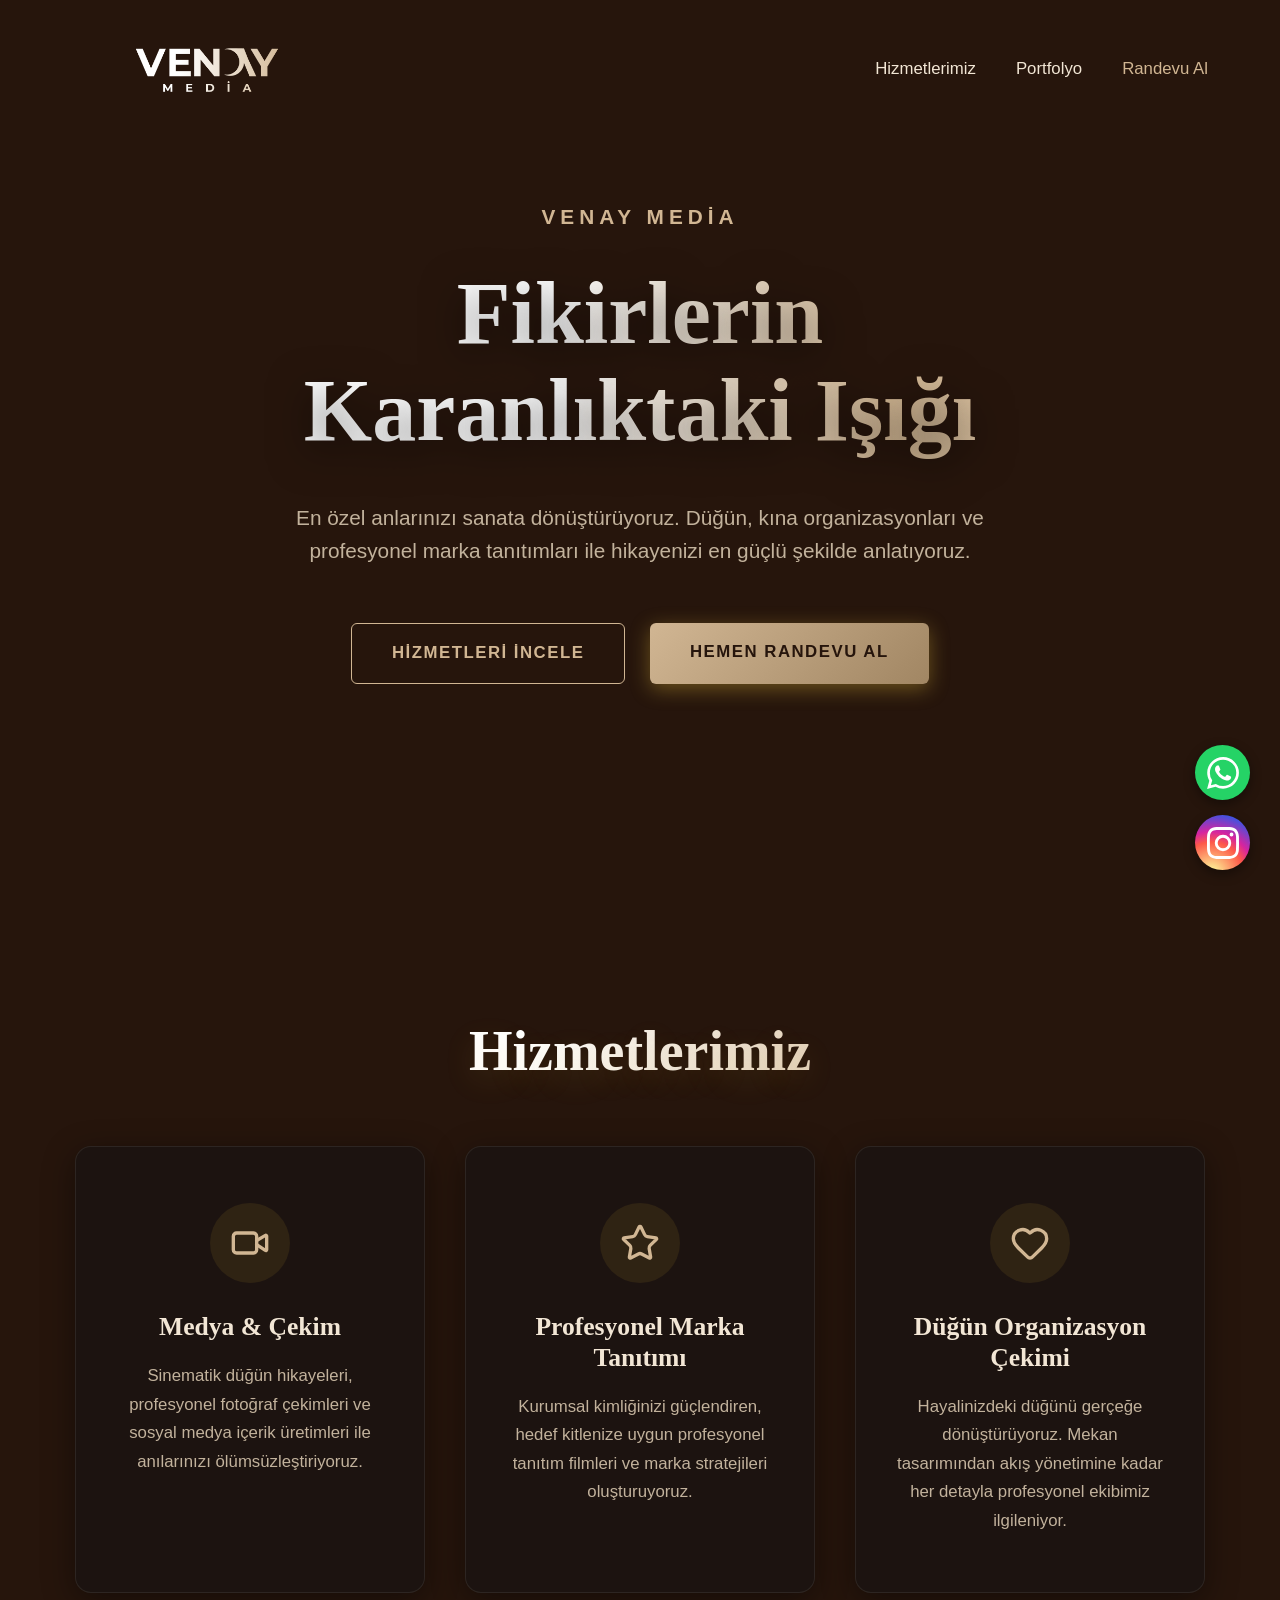
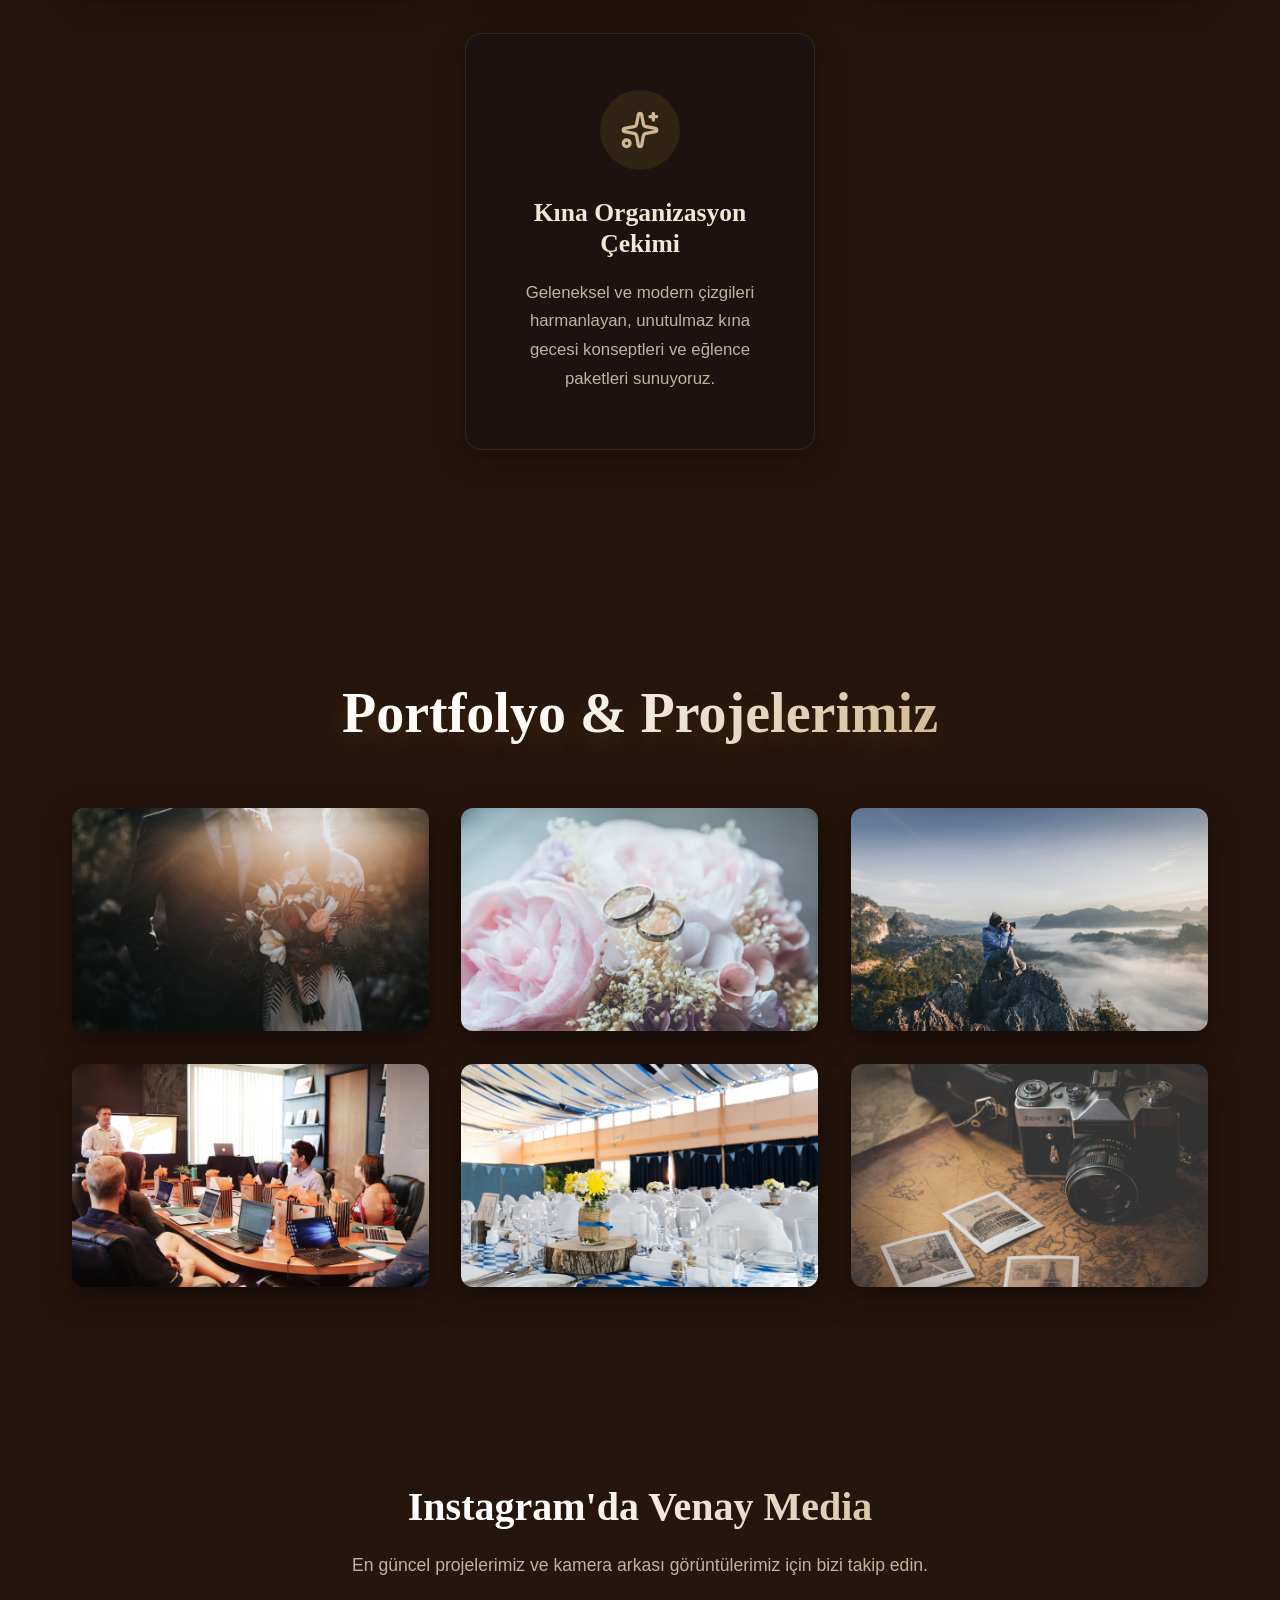
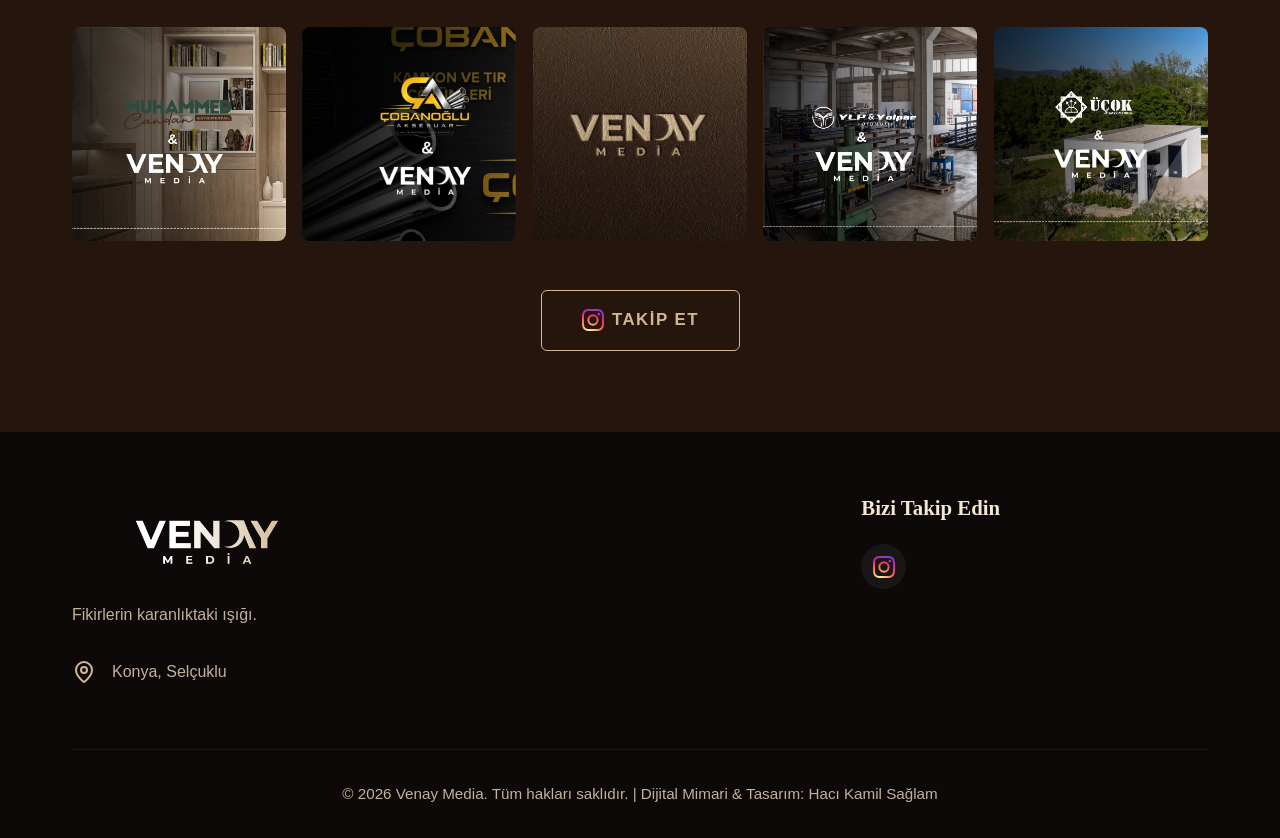
<file: index.html>
<!doctype html>
<html lang="tr">
  <head>
    <meta charset="UTF-8" />
    <link rel="icon" type="image/svg+xml" href="./favicon.svg" />
    <meta http-equiv="Content-Security-Policy" content="default-src 'self' 'unsafe-inline' 'unsafe-eval' https: data:; img-src 'self' https: data:;">
    <meta http-equiv="X-Content-Type-Options" content="nosniff">
    <meta name="viewport" content="width=device-width, initial-scale=1.0" />
    <title>Venay Media - Fikirlerin Karanlıktaki Işığı</title>
    <meta name="description" content="Venay Media, fikirlerin karanlıktaki ışığı. Düğün organizasyonu, kına organizasyonu ve profesyonel medya & çekim hizmetleri." />
    <script type="module" crossorigin src="./assets/index-3nv5kxFG.js?v=13"></script>
    <link rel="stylesheet" crossorigin href="./assets/index-sFkQ3OzH.css?v=13">
  <style>
    .portfolio-info { display: none !important; }
    .header-logo-img {
      height: 270px !important;
      max-height: 270px !important;
      width: 270px !important; /* Div olduğu için width: 270px atıyoruz (eskiden auto'ydu) */
      /* Logoyu tam siyah menü alanına oturtmak ve siyahlığın alta da taşmasını sağlamak */
      margin-top: -90px !important;
      margin-bottom: -90px !important; 
      position: relative;
      z-index: 100;
      
      /* Maksimum Netlik (Sharpness) Ayarları - Tasarım Bozulmaması İçin High-Quality */
      image-rendering: high-quality;
      image-rendering: -webkit-optimize-contrast;
      -webkit-backface-visibility: hidden;
      backface-visibility: hidden;
      transform: translateZ(0);
      will-change: transform;
      -webkit-font-smoothing: antialiased;
      
      /* Div üzerine maske ve arka plan ile Altın Gradyan (Safari'de artık hata vermez) */
      -webkit-mask-image: url('./logo.png');
      -webkit-mask-size: contain;
      -webkit-mask-repeat: no-repeat;
      -webkit-mask-position: left center;
      mask-image: url('./logo.png');
      mask-size: contain;
      mask-repeat: no-repeat;
      mask-position: left center;
      
      background: linear-gradient(to right, #fff 20%, #d1b693 40%, #ebd6ba 60%, #fff 80%);
      background-size: 200%;
      animation: shine 4s linear infinite, logoGoldPulse 4s infinite alternate ease-in-out;
    }
    .splash-logo-img {
      height: 525px !important;
      max-height: 525px !important;
      width: 525px !important; /* Div olduğu için width: 525px atıyoruz */
      margin: 0 auto !important;
      /* Logonun sayfanın tam ortasında (dikeyde) durması ve animasyon çizgisinin tam altına oturması için simetrik boşluk alımı */
      margin-top: -160px !important;
      margin-bottom: -160px !important;
      
      /* Maksimum Netlik (Sharpness) Ayarları - Tasarım Bozulmaması İçin High-Quality */
      image-rendering: high-quality;
      image-rendering: -webkit-optimize-contrast;
      -webkit-backface-visibility: hidden;
      backface-visibility: hidden;
      transform: translateZ(0);
      will-change: transform;
      -webkit-font-smoothing: antialiased;
      
      /* Div üzerine maske ve arka plan ile Altın Gradyan */
      -webkit-mask-image: url('./logo.png');
      -webkit-mask-size: contain;
      -webkit-mask-repeat: no-repeat;
      -webkit-mask-position: center;
      mask-image: url('./logo.png');
      mask-size: contain;
      mask-repeat: no-repeat;
      mask-position: center;
      
      background: linear-gradient(to right, #fff 20%, #d1b693 40%, #ebd6ba 60%, #fff 80%);
      background-size: 200%;
      animation: shine 4s linear infinite, logoGoldPulse 4s infinite alternate ease-in-out;
    }
    
    /* IOS ve Mac'te kusursuz çalışan, Başlıklarla birebir aynı altın rengini veren parlaklık animasyonu */
    @keyframes logoGoldPulse {
      0% {
        filter: drop-shadow(0 0 5px rgba(209, 182, 147, 0.2));
      }
      50% {
        filter: drop-shadow(0 0 15px rgba(209, 182, 147, 0.5));
      }
      100% {
        filter: drop-shadow(0 0 5px rgba(209, 182, 147, 0.2));
      }
    }
    
    /* Responsive Logo Scales */
    @media (max-width: 992px) {
      .header-logo-img {
        height: 180px !important; max-height: 180px !important;
        margin-top: -60px !important; margin-bottom: -60px !important;
        /* Hafif sola kaydır */
        transform: translateX(-15px);
      }
      .splash-logo-img {
        height: 400px !important; max-height: 400px !important;
        margin-top: -120px !important; margin-bottom: -120px !important;
      }
    }
    
    @media (max-width: 576px) {
      .header-logo-img {
        height: 130px !important; max-height: 130px !important;
        margin-top: -40px !important; margin-bottom: -40px !important;
        /* Telefon görünümünde logoyu sola al - margin yerine transform ile (iOS/Android uyumu) */
        transform: translateX(-20px);
      }
      .splash-logo-img {
        height: 300px !important; max-height: 300px !important;
        margin-top: -90px !important; margin-bottom: -90px !important;
      }
    }
  </style>
</head>
  <body>
    <div id="root"></div>

    <div class="floating-socials">
      <a href="#whatsapp-modal" target="_blank" rel="noopener noreferrer" class="social-icon whatsapp" title="WhatsApp">
        <svg xmlns="http://www.w3.org/2000/svg" viewBox="0 0 24 24" fill="currentColor"><path d="M17.472 14.382c-.297-.149-1.758-.867-2.03-.967-.273-.099-.471-.148-.67.15-.197.297-.767.966-.94 1.164-.173.199-.347.223-.644.075-.297-.15-1.255-.463-2.39-1.475-.883-.788-1.48-1.761-1.653-2.059-.173-.297-.018-.458.13-.606.134-.133.298-.347.446-.52.149-.174.198-.298.298-.497.099-.198.05-.371-.025-.52-.075-.149-.669-1.612-.916-2.207-.242-.579-.487-.5-.669-.51-.173-.008-.371-.01-.57-.01-.198 0-.52.074-.792.372-.272.297-1.04 1.016-1.04 2.479 0 1.462 1.065 2.875 1.213 3.074.149.198 2.096 3.2 5.077 4.487.709.306 1.262.489 1.694.625.712.227 1.36.195 1.871.118.571-.085 1.758-.719 2.006-1.413.248-.694.248-1.289.173-1.413-.074-.124-.272-.198-.57-.347m-5.421 7.403h-.004a9.87 9.87 0 01-5.031-1.378l-.361-.214-3.741.982.998-3.648-.235-.374a9.86 9.86 0 01-1.51-5.26c.001-5.45 4.436-9.884 9.888-9.884 2.64 0 5.122 1.03 6.988 2.898a9.825 9.825 0 012.893 6.994c-.003 5.45-4.437 9.884-9.885 9.884m8.413-18.297A11.815 11.815 0 0012.05 0C5.495 0 .16 5.335.157 11.892c0 2.096.547 4.142 1.588 5.945L.057 24l6.305-1.654a11.882 11.882 0 005.683 1.448h.005c6.554 0 11.89-5.335 11.893-11.893a11.821 11.821 0 00-3.48-8.413Z"/></svg>
      </a>
      <a href="https://www.instagram.com/venaymedia" target="_blank" rel="noopener noreferrer" class="social-icon instagram" title="Instagram">
        <svg xmlns="http://www.w3.org/2000/svg" viewBox="0 0 24 24" fill="currentColor"><path d="M12 2.163c3.204 0 3.584.012 4.85.07 3.252.148 4.771 1.691 4.919 4.919.058 1.265.069 1.645.069 4.849 0 3.205-.012 3.584-.069 4.849-.149 3.225-1.664 4.771-4.919 4.919-1.266.058-1.644.07-4.85.07-3.204 0-3.584-.012-4.849-.07-3.26-.149-4.771-1.699-4.919-4.92-.058-1.265-.07-1.644-.07-4.849 0-3.204.013-3.583.07-4.849.149-3.227 1.664-4.771 4.919-4.919 1.266-.057 1.645-.069 4.849-.069zM12 0C8.741 0 8.333.014 7.053.072 2.695.272.273 2.69.073 7.052.014 8.333 0 8.741 0 12c0 3.259.014 3.668.072 4.948.2 4.358 2.618 6.78 6.98 6.98C8.333 23.986 8.741 24 12 24c3.259 0 3.668-.014 4.948-.072 4.354-.2 6.782-2.618 6.979-6.98.059-1.28.073-1.689.073-4.948 0-3.259-.014-3.667-.072-4.947-.196-4.354-2.617-6.78-6.979-6.98C15.668.014 15.259 0 12 0zm0 5.838a6.162 6.162 0 100 12.324 6.162 6.162 0 000-12.324zM12 16a4 4 0 110-8 4 4 0 010 8zm6.406-11.845a1.44 1.44 0 100 2.881 1.44 1.44 0 000-2.881z"/></svg>
      </a>
    </div>

  
    <div class="wa-modal-overlay" id="whatsapp-modal">
      <div class="wa-modal-content">
        <button class="wa-modal-close" onclick="document.getElementById('whatsapp-modal').classList.remove('open')">&times;</button>
        <div class="wa-modal-header">
          <svg xmlns="http://www.w3.org/2000/svg" viewBox="0 0 24 24" width="45" height="45" fill="#25D366" style="margin-bottom:15px;"><path d="M17.472 14.382c-.297-.149-1.758-.867-2.03-.967-.273-.099-.471-.148-.67.15-.197.297-.767.966-.94 1.164-.173.199-.347.223-.644.075-.297-.15-1.255-.463-2.39-1.475-.883-.788-1.48-1.761-1.653-2.059-.173-.297-.018-.458.13-.606.134-.133.298-.347.446-.52.149-.174.198-.298.298-.497.099-.198.05-.371-.025-.52-.075-.149-.669-1.612-.916-2.207-.242-.579-.487-.5-.669-.51-.173-.008-.371-.01-.57-.01-.198 0-.52.074-.792.372-.272.297-1.04 1.016-1.04 2.479 0 1.462 1.065 2.875 1.213 3.074.149.198 2.096 3.2 5.077 4.487.709.306 1.262.489 1.694.625.712.227 1.36.195 1.871.118.571-.085 1.758-.719 2.006-1.413.248-.694.248-1.289.173-1.413-.074-.124-.272-.198-.57-.347m-5.421 7.403h-.004a9.87 9.87 0 01-5.031-1.378l-.361-.214-3.741.982.998-3.648-.235-.374a9.86 9.86 0 01-1.51-5.26c.001-5.45 4.436-9.884 9.888-9.884 2.64 0 5.122 1.03 6.988 2.898a9.825 9.825 0 012.893 6.994c-.003 5.45-4.437 9.884-9.885 9.884m8.413-18.297A11.815 11.815 0 0012.05 0C5.495 0 .16 5.335.157 11.892c0 2.096.547 4.142 1.588 5.945L.057 24l6.305-1.654a11.882 11.882 0 005.683 1.448h.005c6.554 0 11.89-5.335 11.893-11.893a11.821 11.821 0 00-3.48-8.413Z"/></svg>
          <h3>Kiminle görüşmek istersiniz?</h3>
          <p>Lütfen iletişim kurmak istediğiniz yöneticimizi seçin.</p>
        </div>
        <div class="wa-contact-list">
          <a href="https://wa.me/905307221327?text=Merhaba,%20Venay%20Media%27n%C4%B1n%20%C3%A7al%C4%B1%C5%9Fmalar%C4%B1n%C4%B1%20inceledim.%20Hayalimizdeki%20konsept%20i%C3%A7in%20sizinle%20g%C3%B6r%C3%BC%C5%9Fmek%20ve%20detayl%C4%B1%20bilgi%20almak%20istiyorum." target="_blank" class="wa-contact-btn">
            <div class="wa-contact-info">
              <span class="wa-name">Yasin Sarısakal</span>
              <span class="wa-role">Yönetici</span>
            </div>
          </a>
          <a href="https://wa.me/905413661600?text=Merhaba,%20Venay%20Media%27n%C4%B1n%20%C3%A7al%C4%B1%C5%9Fmalar%C4%B1n%C4%B1%20inceledim.%20Hayalimizdeki%20konsept%20i%C3%A7in%20sizinle%20g%C3%B6r%C3%BC%C5%9Fmek%20ve%20detayl%C4%B1%20bilgi%20almak%20istiyorum." target="_blank" class="wa-contact-btn">
            <div class="wa-contact-info">
              <span class="wa-name">Recep Arslan</span>
              <span class="wa-role">Yönetici</span>
            </div>
          </a>
        </div>
      </div>
    </div>
    
    <script>
      document.addEventListener('click', function(e) {
        var target = e.target.closest('a');
        if (target && target.getAttribute('href') === '#whatsapp-modal') {
          e.preventDefault();
          document.getElementById('whatsapp-modal').classList.add('open');
        }
      });
    </script>

  
    <script>
      setInterval(function() {
        // Standardize all Instagram links
        document.querySelectorAll('a[href*="instagram.com"]').forEach(function(a) {
          if (a.href !== "https://www.instagram.com/venaymedia") {
            a.href = "https://www.instagram.com/venaymedia";
          }
        });

        var igSvg = `<svg xmlns="http://www.w3.org/2000/svg" viewBox="0 0 24 24" width="22" height="22" style="vertical-align:middle;margin-right:8px"><defs><radialGradient id="ig-grad" r="150%" cx="30%" cy="107%"><stop offset="0%" stop-color="#fdf497"/><stop offset="5%" stop-color="#fdf497"/><stop offset="45%" stop-color="#fd5949"/><stop offset="60%" stop-color="#d6249f"/><stop offset="90%" stop-color="#285AEB"/></radialGradient></defs><path fill="url(#ig-grad)" d="M12 2.163c3.204 0 3.584.012 4.85.07 3.252.148 4.771 1.691 4.919 4.919.058 1.265.069 1.645.069 4.849 0 3.205-.012 3.584-.069 4.849-.149 3.225-1.664 4.771-4.919 4.919-1.266.058-1.644.07-4.85.07-3.204 0-3.584-.012-4.849-.07-3.26-.149-4.771-1.699-4.919-4.92-.058-1.265-.07-1.644-.07-4.849 0-3.204.013-3.583.07-4.849.149-3.227 1.664-4.771 4.919-4.919 1.266-.057 1.645-.069 4.849-.069zM12 0C8.741 0 8.333.014 7.053.072 2.695.272.273 2.69.073 7.052.014 8.333 0 8.741 0 12c0 3.259.014 3.668.072 4.948.2 4.358 2.618 6.78 6.98 6.98C8.333 23.986 8.741 24 12 24c3.259 0 3.668-.014 4.948-.072 4.354-.2 6.782-2.618 6.979-6.98.059-1.28.073-1.689.073-4.948 0-3.259-.014-3.667-.072-4.947-.196-4.354-2.617-6.78-6.979-6.98C15.668.014 15.259 0 12 0zm0 5.838a6.162 6.162 0 100 12.324 6.162 6.162 0 000-12.324zM12 16a4 4 0 110-8 4 4 0 010 8zm6.406-11.845a1.44 1.44 0 100 2.881 1.44 1.44 0 000-2.881z"/></svg>`;
        var igSvgBig = igSvg.replace('width="22" height="22"', 'width="36" height="36"').replace('margin-right:8px', 'margin-right:0');

        // Update Takip Et button (removes IG)
        document.querySelectorAll('.btn-outline').forEach(function(btn) {
          if(btn.textContent.includes('Takip Et') && !btn.innerHTML.includes('svg')) {
            btn.innerHTML = igSvg + 'Takip Et';
            btn.style.display = 'inline-flex';
            btn.style.alignItems = 'center';
            btn.style.justifyContent = 'center';
          }
        });

        // Update IG overlays
        document.querySelectorAll('.ig-overlay div').forEach(function(div) {
          if (div.textContent.trim() === 'IG') {
            div.innerHTML = igSvgBig;
          }
        });

        
        // Reorder services grid
        var servicesGrid = document.querySelector('.services-grid');
        if (servicesGrid) {
          Array.from(servicesGrid.children).forEach(function(card) {
            var text = card.textContent;
            if (text.includes('Medya')) card.style.order = '1';
            else if (text.includes('Marka')) card.style.order = '2';
            else if (text.includes('Düğün')) card.style.order = '3';
            else if (text.includes('Kına')) card.style.order = '4';
          });
        }

        // Update Footer Social Link (removes IG)
        document.querySelectorAll('.footer-social .social-links a').forEach(function(a) {
          if(a.href.includes('instagram') && !a.innerHTML.includes('ig-grad')) {
            a.innerHTML = igSvg.replace('margin-right:8px', 'margin-right:0');
          }
        });
      }, 500);
    </script>

  <!-- Update trigger -->
  </body>
</html>
</file>
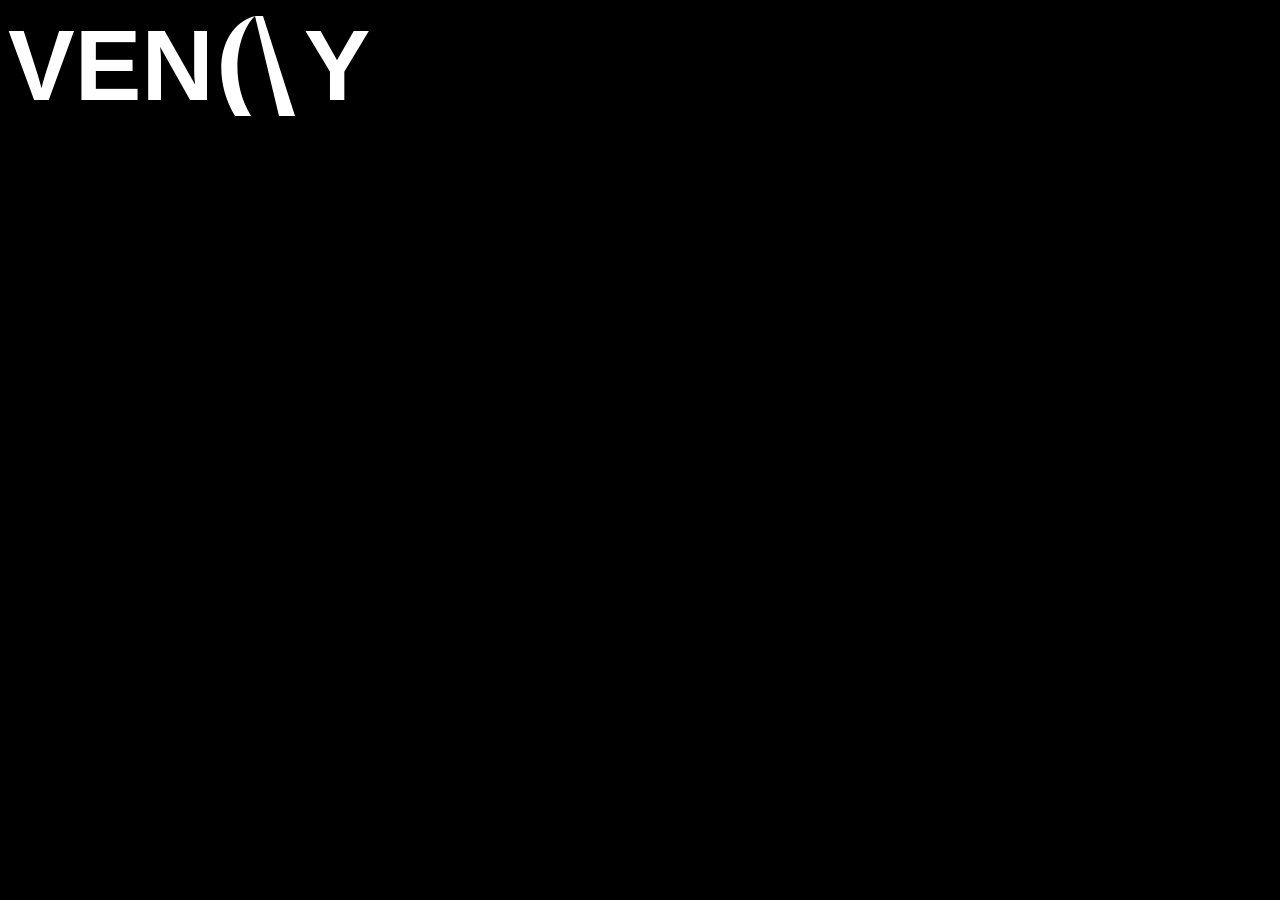
<file: scratch/test.html>
<!DOCTYPE html>
<html>
<head>
<style>
body {
    background-color: black;
    color: white;
}
.logo-venay {
    font-family: sans-serif;
    font-size: 100px;
    font-weight: bold;
    display: flex;
    align-items: center;
}
.special-a {
    position: relative;
    display: inline-block;
    width: 0.8em;
    height: 1em;
    margin: 0 0.05em;
}
.special-a svg {
    width: 100%;
    height: 100%;
    display: block;
}
</style>
</head>
<body>
<div class="logo-venay">
  VEN
  <span class="special-a">
    <svg viewBox="0 0 100 100" preserveAspectRatio="none">
      <path d="M 45 0 L 55 0 L 95 100 L 75 100 L 45 0" fill="currentColor" />
      <path d="M 45 0 C 0 10, -10 60, 20 100 L 40 100 C 10 60, 25 15, 45 0" fill="currentColor" />
    </svg>
  </span>
  Y
</div>
</body>
</html>
</file>
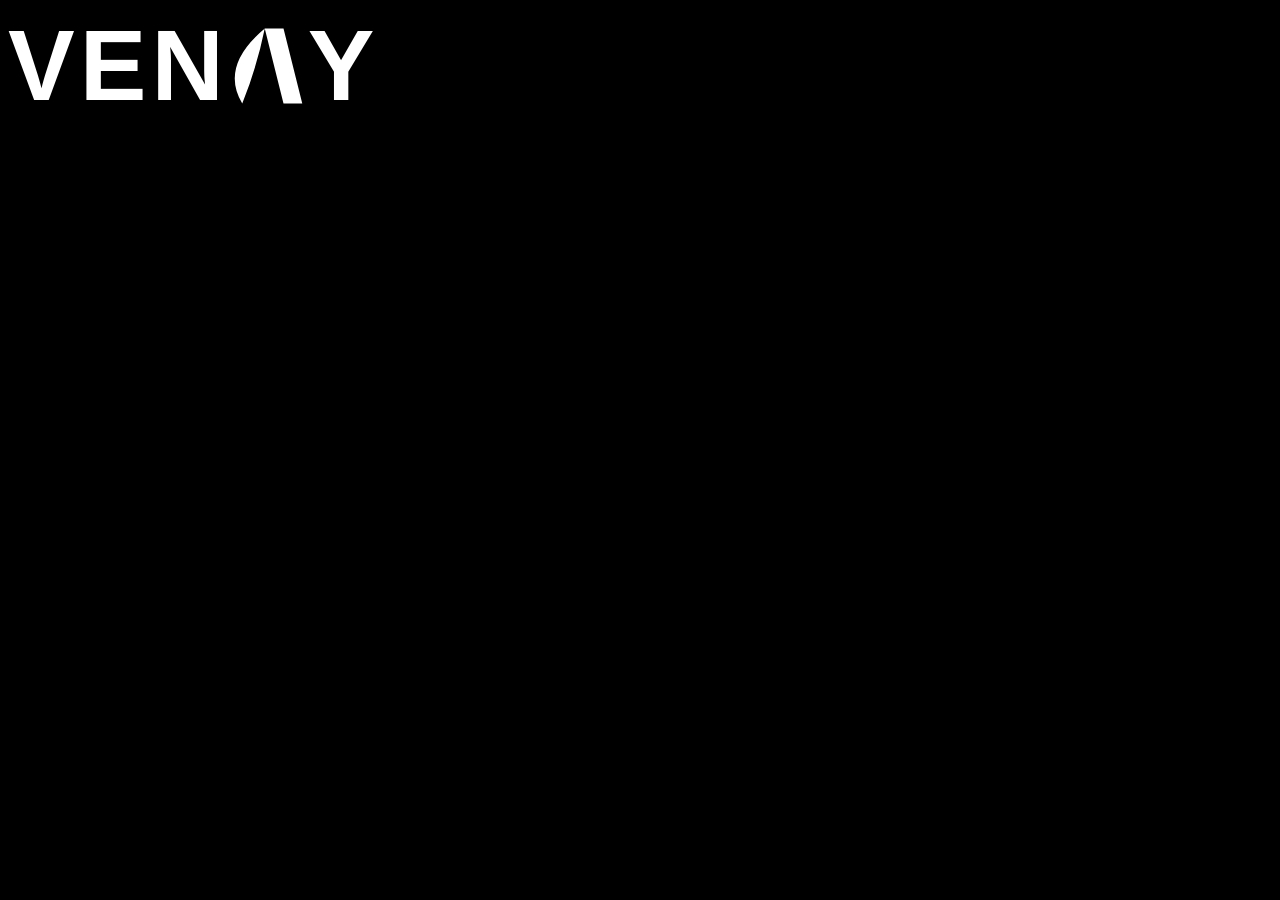
<file: scratch/test2.html>
<!DOCTYPE html>
<html>
<head>
<style>
body { background-color: black; color: white; font-family: sans-serif; }
.logo-venay { font-size: 100px; font-weight: bold; display: flex; align-items: center; letter-spacing: 0.05em; }
</style>
</head>
<body>
<div class="logo-venay">
  VEN<svg viewBox="0 0 100 100" style="width:0.75em; height:1em; fill:currentColor; margin: 0 0.02em;">
      <path d="M 45 0 Q -15 50 15 100 Q 35 50 45 0 Z M 45 0 L 70 0 L 95 100 L 70 100 Z" />
  </svg>Y
</div>
</body>
</html>
</file>
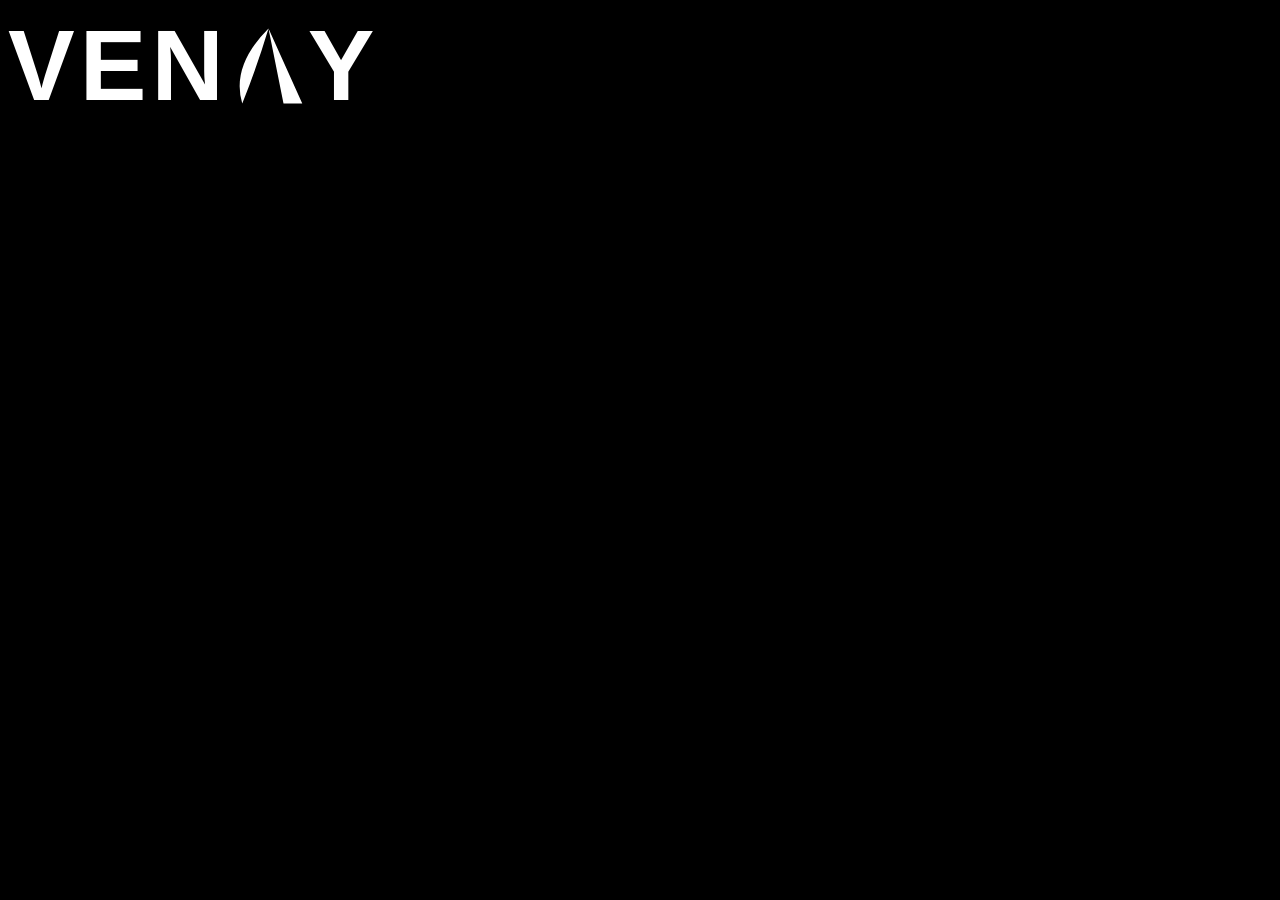
<file: scratch/test3.html>
<!DOCTYPE html>
<html>
<head>
<style>
body { background-color: black; color: white; font-family: sans-serif; }
.logo-venay { font-size: 100px; font-weight: bold; display: flex; align-items: center; letter-spacing: 0.05em; }
</style>
</head>
<body>
<div class="logo-venay">
  VEN<svg viewBox="0 0 100 100" style="width:0.75em; height:1em; fill:currentColor; margin: 0 0.02em;">
      <path d="M 50 0 Q 0 50 15 100 Q 35 50 50 0 Z M 50 0 L 95 100 L 70 100 Z" />
  </svg>Y
</div>
</body>
</html>
</file>
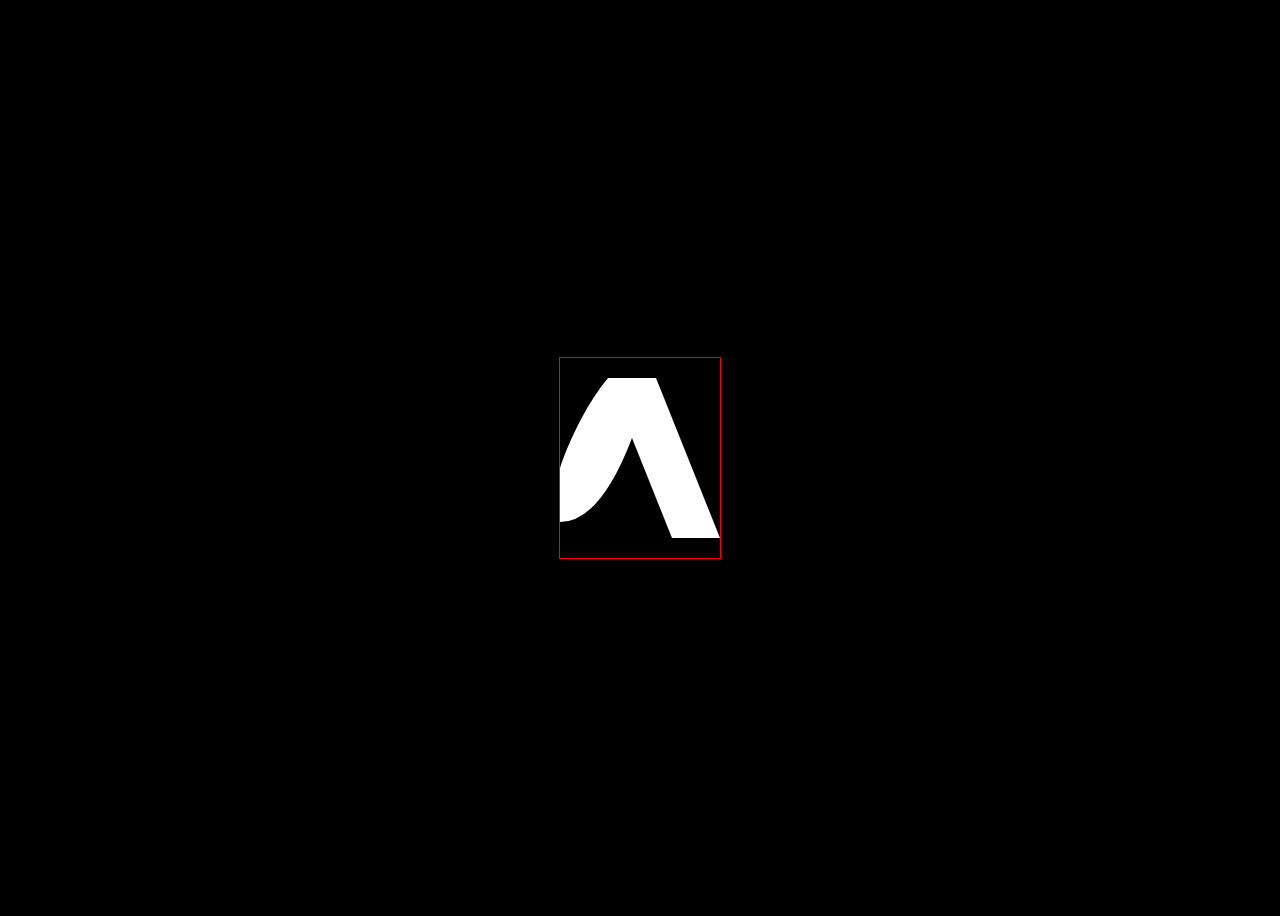
<file: scratch/test4.html>
<!DOCTYPE html>
<html>
<head>
<style>
body { background-color: black; color: white; font-family: sans-serif; display: flex; justify-content: center; align-items: center; height: 100vh;}
.logo-venay { font-size: 200px; font-weight: bold; display: flex; align-items: center; letter-spacing: 0.05em; }
</style>
</head>
<body>
<div class="logo-venay">
  <svg viewBox="0 0 100 100" style="width:0.8em; height:1em; fill:currentColor; margin: 0 0.02em; border: 1px solid red;">
      <path d="M 30 0 
               L 60 0 
               L 100 100 
               L 70 100 
               L 45 37.5 
               Q 25 90 0 90 
               C -15 90, 5 30, 30 0 Z" />
  </svg>
</div>
</body>
</html>
</file>
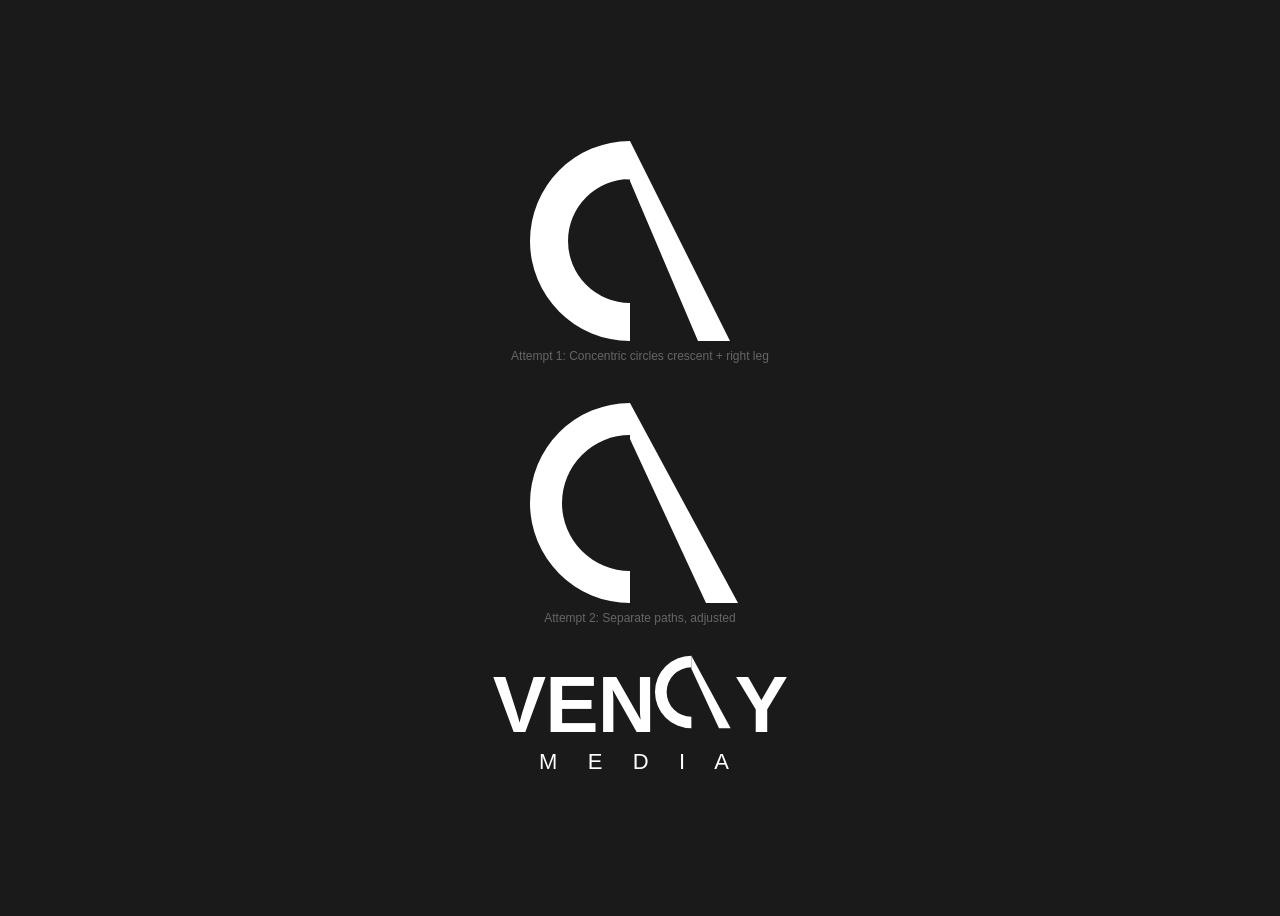
<file: scratch/test_logo_analysis.html>
<!DOCTYPE html>
<html>
<head>
<meta charset="UTF-8">
<title>Logo Analysis Test</title>
<style>
  body {
    background: #1a1a1a;
    display: flex;
    flex-direction: column;
    align-items: center;
    justify-content: center;
    min-height: 100vh;
    gap: 40px;
    font-family: 'Arial Black', sans-serif;
  }

  /* Test A glyph candidates side by side */
  .row { display: flex; gap: 30px; align-items: center; }
  .label { color: #666; font-size: 12px; text-align: center; margin-top: 8px; }
  .box { display: flex; flex-direction: column; align-items: center; }

  /* The full logo test */
  .logo-full {
    display: flex;
    flex-direction: column;
    align-items: center;
    gap: 4px;
  }
  .logo-venay {
    display: flex;
    align-items: baseline;
    font-size: 80px;
    font-weight: 900;
    color: white;
    letter-spacing: -0.01em;
    font-family: 'Arial Black', 'Impact', sans-serif;
    text-transform: uppercase;
    line-height: 1;
  }
  .logo-media {
    color: white;
    font-size: 22px;
    font-weight: 400;
    letter-spacing: 0.55em;
    font-family: 'Arial', sans-serif;
    text-transform: uppercase;
  }
  .special-a {
    display: inline-block;
    color: transparent;
    width: 1.0em;
    position: relative;
    vertical-align: baseline;
  }
  .special-a svg {
    position: absolute;
    left: 0;
    bottom: 0;
    height: 1em;
    width: 100%;
    overflow: visible;
    fill: white;
  }
</style>
</head>
<body>

<!-- ANALYSIS: What the image shows -->
<!-- VENDAY logo where D and A are merged:
     - Left crescent: RIGHT-FACING crescent (open on right) = thick outer arc, thin inner cutout
     - The crescent occupies roughly left 55% of the combined glyph
     - Right leg: a diagonal straight stroke going top-center to bottom-right
     - They merge at the TOP POINT
     - Bottom: crescent bottom-left corner open, right leg bottom also open (no base)
     - The inner negative space (between crescent's inner arc and right leg) 
       is a teardrop/ellipse shape pointing UP
-->

<!-- ATTEMPT 1: Precise reconstruction matching the image -->
<div class="box">
  <svg width="220" height="200" viewBox="0 0 110 100" style="overflow:visible; background: transparent;">
    <!--
      The glyph:
      - Outer crescent arc from (50,0) curving around through left to (50,100)
        This is a circle centered at about (50,50) with radius ~50
        outer radius = 50, inner radius = 32
      - Right diagonal leg: from (50,0) straight to (100,100)
      - The outer arc goes from top-center (50,0) around the LEFT to bottom-center (50,100)
      - The inner arc (cutout) also goes from (50,0) around left to (50,100) but tighter
    -->
    
    <!-- OPTION A: Crescent as path using two arcs -->
    <!-- Outer arc: circle center (50,50) radius 50, from (50,0) going LEFT (counter-clockwise = sweep=0) to (50,100) -->
    <!-- Inner arc: circle center (50,50) radius 31, from (50,0) going LEFT to (50,100) but inward -->
    <!-- Path: Start at top (50,0), outer arc left to bottom (50,100), line to inner bottom (50,100-r_diff)... -->
    
    <!-- Actually: the crescent faces RIGHT (opening on right side)
         So we go: 
         M topOfCrescent -> outer arc (going around LEFT side) -> bottomOfCrescent
         -> inner arc (going around LEFT side, reverse) -> back to top
         Then the right leg: M top -> diagonally to bottom-right -> back in
    -->
    
    <!-- Crescent: outer circle r=50 center (50,50), inner circle r=31 center (50,50) -->
    <!-- Top of outer: (50,0), Bottom of outer: (50,100) -->
    <!-- Top of inner: (50,19), Bottom of inner: (50,81) -->
    
    <path d="
      M 50 0
      A 50 50 0 0 0 50 100
      L 50 81
      A 31 31 0 0 1 50 19
      Z
      M 50 0 L 100 100 L 84 100 L 50 20 Z
    " fill="white"/>
  </svg>
  <div class="label">Attempt 1: Concentric circles crescent + right leg</div>
</div>

<!-- ATTEMPT 2: With slightly offset inner circle for visual interest -->
<div class="box">
  <svg width="220" height="200" viewBox="0 0 110 100" style="overflow:visible;">
    <!-- Crescent: outer r=50 center=(50,50), inner r=33 center=(50,50) -->
    <!-- The glyph width = from crescent left tip to right leg base -->
    <!-- Right leg: from (50,0) to (104,100), back to (88,100), to (50,16) -->
    <path d="
      M 50 0
      A 50 50 0 0 0 50 100
      L 50 84
      A 34 34 0 0 1 50 16
      Z
    " fill="white"/>
    <!-- Right diagonal leg -->
    <path d="M 50 0 L 104 100 L 88 100 L 50 18 Z" fill="white"/>
  </svg>
  <div class="label">Attempt 2: Separate paths, adjusted</div>
</div>

<!-- FULL LOGO TEST -->
<div class="logo-full">
  <div class="logo-venay">
    VEN
    <span class="special-a">
      <svg viewBox="0 0 110 100" preserveAspectRatio="xMidYMid meet" style="overflow:visible;">
        <path d="
          M 50 0
          A 50 50 0 0 0 50 100
          L 50 84
          A 34 34 0 0 1 50 16
          Z
        " fill="white"/>
        <path d="M 50 0 L 104 100 L 88 100 L 50 18 Z" fill="white"/>
      </svg>
    </span>
    Y
  </div>
  <div class="logo-media">M E D I A</div>
</div>

</body>
</html>
</file>
<file: assets/index-sFkQ3OzH.css>
@import "https://fonts.googleapis.com/css2?family=Outfit:wght@300;400;500;600;700;800;900&family=Playfair+Display:ital,wght@0,600;0,700;0,800;1,600&display=swap";:root{--color-bg-dark:#26150c;--color-bg-surface:#362013;--color-text-primary:#f2e6d5;--color-text-secondary:#c2b29c;--color-accent-gold:#d1b693;--color-accent-gold-light:#ebd6ba;--color-accent-gold-dark:#a18663;--font-primary:"Outfit", sans-serif;--font-secondary:"Playfair Display", serif;--transition-fast:.2s ease-out;--transition-normal:.4s cubic-bezier(.16, 1, .3, 1);--transition-slow:.8s cubic-bezier(.16, 1, .3, 1)}*{box-sizing:border-box;margin:0;padding:0}html,body{background-color:var(--color-bg-dark);color:var(--color-text-primary);font-family:var(--font-primary);scroll-behavior:smooth;line-height:1.6;overflow-x:hidden}.animated-bg{z-index:-2;background:linear-gradient(-45deg,#23140b,#3f3f3f,#140a05,#2a2a2a,#1d120b,#4b4b4b);background-size:400% 400%;animation:gradientBG 15s ease infinite;width:100vw;height:100vh;position:fixed;top:0;left:0}@keyframes gradientBG{0%{background-position:0% 50%}50%{background-position:100% 50%}to{background-position:0% 50%}}.ambient-light{z-index:-1;pointer-events:none;background:radial-gradient(#d1b6931f 0%,#0a0a0c00 70%);width:100vw;height:100vh;animation:8s ease-in-out infinite alternate pulseLight;position:fixed;top:50%;left:50%;transform:translate(-50%,-50%)}@keyframes pulseLight{0%{opacity:.5;transform:translate(-50%,-50%)scale(.9)}to{opacity:1;transform:translate(-50%,-50%)scale(1.1)}}.glass{-webkit-backdrop-filter:blur(12px);background:#12121580;border:1px solid #ffffff14;box-shadow:0 8px 32px #0006}.splash-screen{background-color:var(--color-bg-dark);z-index:9999;flex-direction:column;justify-content:center;align-items:center;transition:opacity .8s ease-out,visibility .8s ease-out;display:flex;position:fixed;inset:0}.splash-screen.hide{opacity:0;visibility:hidden}.splash-logo{font-family:var(--font-secondary);color:var(--color-accent-gold);letter-spacing:2px;font-size:4rem;font-weight:800;animation:1s infinite alternate splashPulse}.splash-line{background:linear-gradient(90deg, transparent, var(--color-accent-gold), transparent);width:0;height:2px;margin-top:1rem;animation:0.8s ease-out .3s forwards splashLine}@keyframes splashPulse{0%{text-shadow:0 0 10px #d4af3733;transform:scale(.95)}to{text-shadow:0 0 40px #d4af37cc;transform:scale(1.05)}}@keyframes splashLine{to{width:300px}}h1,h2,h3,h4,h5,h6{font-weight:800;line-height:1.2}.text-gradient{padding: 0.1em 0; background:linear-gradient(to right, #fff 20%, var(--color-accent-gold) 40%, var(--color-accent-gold-light) 60%, #fff 80%);-webkit-text-fill-color:transparent;background-size:200%;-webkit-background-clip:text;animation:4s linear infinite shine}@keyframes shine{to{background-position:200%}}h2.section-title{font-family:var(--font-secondary);text-align:center;text-shadow:0 10px 30px #d4af3726;margin-bottom:3.5rem;font-size:3.5rem}.container{max-width:1200px;margin:0 auto;padding:0 2rem}section{padding:7rem 0;position:relative}header{z-index:100;width:100%;transition:var(--transition-normal);padding:1.5rem 0;position:fixed;top:0;left:0}header.scrolled{-webkit-backdrop-filter:blur(12px);backdrop-filter:blur(12px);background:#070709e6;border-bottom:1px solid #ffffff0d;padding:1rem 0}.nav-container{justify-content:space-between;align-items:center;display:flex}.logo{font-family:var(--font-secondary);color:var(--color-accent-gold);letter-spacing:1.5px;text-shadow:0 2px 10px #d4af374d;font-size:2rem;font-weight:800;text-decoration:none}.nav-links{gap:2.5rem;list-style:none;display:flex}.nav-links a{color:var(--color-text-primary);transition:var(--transition-fast);font-size:1.05rem;font-weight:500;text-decoration:none;position:relative}.nav-links a:after{content:"";background-color:var(--color-accent-gold);width:0;height:2px;transition:var(--transition-normal);position:absolute;bottom:-5px;left:0}.nav-links a:hover{color:var(--color-accent-gold-light)}.nav-links a:hover:after{width:100%}.btn{font-family:var(--font-primary);text-transform:uppercase;letter-spacing:1.5px;cursor:pointer;transition:var(--transition-normal);border:none;border-radius:6px;padding:1rem 2.5rem;font-size:1.05rem;font-weight:700;text-decoration:none;display:inline-block}.btn-primary{background:linear-gradient(135deg, var(--color-accent-gold), var(--color-accent-gold-dark));color:var(--color-bg-dark);box-shadow:0 5px 20px #d4af3766}.btn-primary:hover{background:linear-gradient(135deg, var(--color-accent-gold-light), var(--color-accent-gold));transform:translateY(-4px);box-shadow:0 10px 30px #d4af3799}.btn-outline{color:var(--color-accent-gold);border:1.5px solid var(--color-accent-gold);background:0 0}.btn-outline:hover{background:#d4af3726;transform:translateY(-4px);box-shadow:0 5px 20px #d4af3733}.hero{align-items:center;min-height:100vh;padding-top:6rem;display:flex;position:relative;overflow:hidden}.hero-content{z-index:2;text-align:center;max-width:900px;margin:0 auto;position:relative}.hero-subtitle{color:var(--color-accent-gold);text-transform:uppercase;letter-spacing:5px;animation:fadeInDown 1s cubic-bezier(.16, 1, .3, 1) both;margin-bottom:1.5rem;font-size:1.3rem;font-weight:600;display:block}.hero-title{font-size:5.5rem;font-family:var(--font-secondary);animation:fadeInUp 1s cubic-bezier(.16, 1, .3, 1) .2s both;text-shadow:0 10px 40px #00000080;margin-bottom:2rem;line-height:1.1}.hero-desc{color:var(--color-text-secondary);max-width:700px;animation:fadeInUp 1s cubic-bezier(.16, 1, .3, 1) .4s both;margin-bottom:3.5rem;margin-left:auto;margin-right:auto;font-size:1.3rem}.hero-buttons{animation:fadeInUp 1s cubic-bezier(.16, 1, .3, 1) .6s both;justify-content:center;gap:1.5rem;display:flex}.services-grid{flex-wrap:wrap;justify-content:center;gap:2.5rem;display:flex}.service-card{text-align:center;max-width:350px;transition:var(--transition-normal);z-index:1;border-radius:16px;flex:300px;padding:3.5rem 2.5rem;position:relative;overflow:hidden}.service-card.center-item{flex-basis:350px}.service-card:before{content:"";opacity:0;width:100%;height:100%;transition:var(--transition-normal);z-index:-1;background:linear-gradient(135deg,#d4af3726 0%,#0000 100%);position:absolute;top:0;left:0}.service-card:hover{border-color:#d4af3766;transform:translateY(-12px);box-shadow:0 15px 40px #0006,0 0 20px #d4af371a}.service-card:hover:before{opacity:1}.service-icon{color:var(--color-accent-gold);transition:var(--transition-normal);background:#d4af371a;border-radius:50%;justify-content:center;align-items:center;width:80px;height:80px;margin-bottom:1.8rem;display:inline-flex}.service-card:hover .service-icon{background:#d4af3733;transform:scale(1.15)rotate(5deg)}.service-title{font-size:1.6rem;font-family:var(--font-secondary);margin-bottom:1.2rem}.service-desc{color:var(--color-text-secondary);font-size:1.05rem;line-height:1.7}.portfolio-grid{grid-template-columns:repeat(3,1fr);gap:2rem;display:grid}.portfolio-item{aspect-ratio:16/10;cursor:pointer;border-radius:12px;position:relative;overflow:hidden;box-shadow:0 10px 30px #00000080}.portfolio-img{object-fit:cover;object-position:center top;width:100%;height:100%;transition:transform .8s cubic-bezier(.16,1,.3,1)}.portfolio-item:hover .portfolio-img{transform:scale(1.08)}.portfolio-overlay{opacity:0;transition:var(--transition-normal);background:linear-gradient(#0000 0%,#0000004d 50%,#000000f2 100%);flex-direction:column;justify-content:flex-end;padding:2rem;display:flex;position:absolute;inset:0}.portfolio-item:hover .portfolio-overlay{opacity:1}.portfolio-title{color:var(--color-text-primary);font-family:var(--font-secondary);transition:var(--transition-normal);margin-bottom:.5rem;font-size:1.6rem;transform:translateY(20px)}.portfolio-category{color:var(--color-accent-gold);text-transform:uppercase;letter-spacing:2px;transition:var(--transition-normal);font-size:.9rem;font-weight:600;transition-delay:.1s;transform:translateY(20px)}.portfolio-item:hover .portfolio-title,.portfolio-item:hover .portfolio-category{transform:translateY(0)}.instagram-section{text-align:center;padding:5rem 0}.instagram-header{margin-bottom:3rem}.instagram-header h3{font-family:var(--font-secondary);margin-bottom:1rem;font-size:2.5rem}.instagram-header p{color:var(--color-text-secondary);font-size:1.1rem}.instagram-grid{grid-template-columns:repeat(5,1fr);gap:1rem;display:grid}.ig-post{aspect-ratio:1;border-radius:8px;display:block;position:relative;overflow:hidden}.ig-post img{object-fit:cover;width:100%;height:100%;transition:var(--transition-normal)}.ig-overlay{opacity:0;transition:var(--transition-normal);color:#fff;background:#0009;justify-content:center;align-items:center;display:flex;position:absolute;inset:0}.ig-post:hover img{transform:scale(1.1)}.ig-post:hover .ig-overlay{opacity:1}.modal-overlay{-webkit-backdrop-filter:blur(8px);backdrop-filter:blur(8px);z-index:1000;opacity:0;visibility:hidden;width:100%;height:100%;transition:var(--transition-normal);background:#000000d9;justify-content:center;align-items:center;display:flex;position:fixed;top:0;left:0}.modal-overlay.open{opacity:1;visibility:visible}.modal-content{background:var(--color-bg-surface);width:90%;max-width:550px;max-height:90vh;transition:var(--transition-normal);border:1px solid #d4af3726;border-radius:16px;padding:3rem;position:relative;overflow-y:auto;transform:translateY(30px)scale(.95);box-shadow:0 20px 60px #000c}.modal-content.large{flex-direction:column;max-width:1000px;padding:0;display:flex}.modal-overlay.open .modal-content{transform:translateY(0)scale(1)}.modal-close{color:var(--color-text-secondary);cursor:pointer;width:40px;height:40px;transition:var(--transition-fast);z-index:10;background:#00000080;border:none;border-radius:50%;justify-content:center;align-items:center;font-size:2rem;display:flex;position:absolute;top:1.5rem;right:1.5rem}.modal-close:hover{color:var(--color-accent-gold);background:#000c}.modal-header{text-align:center;margin-bottom:2rem}.modal-header h3{font-family:var(--font-secondary);color:var(--color-accent-gold);font-size:2.2rem}.modal-header p{color:var(--color-text-secondary);margin-top:.5rem;font-size:1rem}.portfolio-modal-body{background:var(--color-bg-surface);border-bottom:1px solid #ffffff0d;padding:3rem}.portfolio-modal-title{font-family:var(--font-secondary);color:var(--color-text-primary);margin-bottom:.5rem;font-size:2.5rem}.portfolio-modal-category{color:var(--color-accent-gold);text-transform:uppercase;letter-spacing:2px;margin-bottom:1.5rem;font-weight:600;display:block}.portfolio-modal-desc{color:var(--color-text-secondary);max-width:700px;margin-bottom:2.5rem;margin-left:auto;margin-right:auto;font-size:1.1rem;line-height:1.8}.portfolio-modal-gallery-vertical{background:transparent;flex-direction:column;gap:1.5rem;padding:1rem;display:flex}.gallery-img-wrapper{border-radius:12px;width:100%;overflow:hidden;box-shadow:0 10px 30px #0006}.portfolio-modal-gallery-vertical img{width:100%;height:auto;display:block;border-radius:8px;}.form-group{margin-bottom:1.5rem}.form-group label{color:var(--color-text-secondary);text-transform:uppercase;letter-spacing:1px;margin-bottom:.8rem;font-size:.95rem;font-weight:600;display:block}.form-control{width:100%;color:var(--color-text-primary);font-family:var(--font-primary);transition:var(--transition-fast);background:#ffffff08;border:1px solid #ffffff1a;border-radius:8px;padding:1.2rem 1.5rem;font-size:1.05rem}.form-control:focus{border-color:var(--color-accent-gold);background:#ffffff0f;outline:none;box-shadow:0 0 15px #d4af3733}select.form-control{appearance:none;background-image:url("data:image/svg+xml;charset=UTF-8,%3csvg xmlns='http://www.w3.org/2000/svg' viewBox='0 0 24 24' fill='none' stroke='%23d4af37' stroke-width='2' stroke-linecap='round' stroke-linejoin='round'%3e%3cpolyline points='6 9 12 15 18 9'%3e%3c/polyline%3e%3c/svg%3e");background-position:right 1.5rem center;background-repeat:no-repeat;background-size:1.2em}option{background-color:var(--color-bg-surface);color:var(--color-text-primary)}footer{background:#070709cc;border-top:1px solid #ffffff0d;padding:4rem 0 2rem}.footer-content{grid-template-columns:repeat(3,1fr);gap:3rem;margin-bottom:4rem;display:grid}.footer-brand .logo{margin-bottom:1rem;font-size:2.5rem;display:block}.footer-brand p{color:var(--color-text-secondary)}.contact-item{align-items:center;gap:1rem;display:flex}.contact-icon{color:var(--color-accent-gold)}.footer-social h4{font-family:var(--font-secondary);margin-bottom:1.5rem;font-size:1.3rem}.social-links{gap:1rem;display:flex}.social-links a{width:45px;height:45px;color:var(--color-text-primary);transition:var(--transition-fast);background:#ffffff0d;border-radius:50%;justify-content:center;align-items:center;text-decoration:none;display:flex}.social-links a:hover{background:var(--color-accent-gold);color:var(--color-bg-dark);transform:translateY(-4px)}.footer-bottom{text-align:center;color:var(--color-text-secondary);border-top:1px solid #ffffff0d;padding-top:2rem;font-size:.95rem}@keyframes fadeInUp{0%{opacity:0;transform:translateY(40px)}to{opacity:1;transform:translateY(0)}}@keyframes fadeInDown{0%{opacity:0;transform:translateY(-40px)}to{opacity:1;transform:translateY(0)}}@media (width<=1200px){.portfolio-grid{gap:1.5rem}}@media (width<=992px){.hero-title{font-size:4rem}.hero-desc{font-size:1.15rem}.portfolio-grid,.instagram-grid{grid-template-columns:repeat(2,1fr)}h2.section-title{margin-bottom:2.5rem;font-size:3rem}.service-card.center-item{flex-basis:calc(50% - 1.25rem);max-width:none}}@media (width<=768px){.nav-links{display:none}.hero{min-height:auto;padding-top:5rem;padding-bottom:5rem}.hero-title{margin-bottom:1.5rem;font-size:2.8rem}.hero-subtitle{letter-spacing:3px;font-size:1rem}.hero-buttons{flex-direction:column;gap:1rem;width:100%;max-width:300px;margin:0 auto}.btn{text-align:center;width:100%;padding:1rem}.services-grid{display:grid;grid-template-columns:repeat(2,1fr);gap:1rem}.service-card{flex:none;width:100%;max-width:100%;padding:1.5rem 1rem}.service-card.center-item{flex-basis:auto}.service-icon{width:60px;height:60px;margin-bottom:1rem}.service-title{font-size:1.2rem}.service-desc{font-size:0.9rem}.portfolio-grid{grid-template-columns:repeat(2,1fr);gap:1rem}.footer-content{text-align:center;grid-template-columns:1fr;gap:2.5rem}.social-links,.contact-item{justify-content:center}.modal-content{width:95%;padding:2rem 1.5rem}.portfolio-modal-title{font-size:1.8rem}.portfolio-modal-desc{padding:0 1rem;font-size:1rem}.portfolio-modal-gallery-vertical{gap:1rem;padding:1rem}.splash-logo{font-size:2.5rem}}@media (width<=480px){.hero-title{font-size:2.3rem}h2.section-title{font-size:2.2rem}.instagram-grid{grid-template-columns:repeat(2,1fr)}.portfolio-item{aspect-ratio:4/3}.modal-header h3{font-size:1.6rem}}

/* Logo custom stacked layout */
.logo-container {
  display: inline-flex !important;
  flex-direction: column !important;
  align-items: flex-start !important;
  line-height: 1.1 !important;
  text-decoration: none !important;
  vertical-align: middle;
}

/* Center logo in splash screen */
.splash-logo.logo-container {
  align-items: center !important;
  line-height: 1 !important;
  text-shadow: 0 4px 20px rgba(0,0,0,0.6);
}

/* VENAY word styling */
.logo-venay {
  font-family: 'Outfit', sans-serif !important;
  font-weight: 900 !important;
  text-transform: uppercase !important;
  letter-spacing: -0.01em !important;
  display: inline-flex !important;
  align-items: center !important;
  background: linear-gradient(135deg, #fff 10%, #d1b693 50%, #a18663 90%) !important;
  -webkit-background-clip: text !important;
  -webkit-text-fill-color: transparent !important;
  filter: drop-shadow(0 2px 4px rgba(0,0,0,0.5));
}

.logo.logo-container .logo-venay {
  font-size: 2rem !important;
}

.splash-logo.logo-container .logo-venay {
  font-size: 4rem !important;
}

/* Custom Special 'A' styling to match the logo image */


/* The left leg: Crescent moon shape */


/* The right leg: Straight slash */


/* MEDIA word styling */
.logo-media {
  font-family: 'Outfit', sans-serif !important;
  font-weight: 500 !important;
  text-transform: uppercase !important;
  letter-spacing: 0.58em !important;
  text-align: center !important;
  background: linear-gradient(135deg, #ebd6ba, #a18663) !important;
  -webkit-background-clip: text !important;
  -webkit-text-fill-color: transparent !important;
  width: 100% !important;
}

.logo.logo-container .logo-media {
  font-size: 0.58rem !important;
  margin-top: 0.1rem !important;
  padding-left: 0.35em !important;
}

.splash-logo.logo-container .logo-media {
  font-size: 1.15rem !important;
  margin-top: 0.3rem !important;
  padding-left: 0.38em !important;
}

/* Responsive adjustments */
@media (max-width: 768px) {
  .logo.logo-container .logo-venay {
    font-size: 1.6rem !important;
  }
  .logo.logo-container .logo-media {
    font-size: 0.48rem !important;
  }
  .splash-logo.logo-container .logo-venay {
    font-size: 2.8rem !important;
  }
  .splash-logo.logo-container .logo-media {
    font-size: 0.8rem !important;
  }
}

.special-a {
  position: relative !important;
  display: inline-block !important;
  width: 1.0em !important;
  height: 1em !important;
  margin: 0 0.02em !important;
}
.special-a svg {
  position: absolute !important;
  top: 0 !important;
  left: 0 !important;
  width: 100% !important;
  height: 100% !important;
  fill: currentColor !important;
}

.floating-socials {
  position: fixed;
  bottom: 30px;
  right: 30px;
  display: flex;
  flex-direction: column;
  gap: 15px;
  z-index: 1000;
}
.social-icon {
  width: 55px;
  height: 55px;
  border-radius: 50%;
  display: flex;
  align-items: center;
  justify-content: center;
  color: white;
  text-decoration: none;
  box-shadow: 0 4px 12px rgba(0,0,0,0.4);
  transition: transform 0.3s ease, box-shadow 0.3s ease;
}
.social-icon:hover {
  transform: translateY(-5px) scale(1.1);
  box-shadow: 0 6px 16px rgba(0,0,0,0.6);
  color: white;
}
.social-icon svg {
  width: 32px;
  height: 32px;
}
.social-icon.whatsapp {
  background: #25D366;
}
.social-icon.instagram {
  background: radial-gradient(circle at 30% 107%, #fdf497 0%, #fdf497 5%, #fd5949 45%, #d6249f 60%, #285AEB 90%);
}

.wa-modal-overlay {
  -webkit-backdrop-filter: blur(8px);
  backdrop-filter: blur(8px);
  z-index: 2000;
  opacity: 0;
  visibility: hidden;
  width: 100%;
  height: 100%;
  transition: var(--transition-normal);
  background: #000000d9;
  justify-content: center;
  align-items: center;
  display: flex;
  position: fixed;
  top: 0;
  left: 0;
}
.wa-modal-overlay.open {
  opacity: 1;
  visibility: visible;
}
.wa-modal-content {
  background: var(--color-bg-surface);
  width: 90%;
  max-width: 400px;
  border: 1px solid #d4af3726;
  border-radius: 16px;
  padding: 2.5rem 2rem;
  position: relative;
  transform: translateY(30px) scale(.95);
  transition: var(--transition-normal);
  box-shadow: 0 20px 60px #000c;
  text-align: center;
}
.wa-modal-overlay.open .wa-modal-content {
  transform: translateY(0) scale(1);
}
.wa-modal-close {
  color: var(--color-text-secondary);
  cursor: pointer;
  width: 36px;
  height: 36px;
  transition: var(--transition-fast);
  background: #00000080;
  border: none;
  border-radius: 50%;
  font-size: 1.5rem;
  position: absolute;
  top: 1rem;
  right: 1rem;
  display: flex;
  align-items: center;
  justify-content: center;
}
.wa-modal-close:hover {
  color: var(--color-accent-gold);
  background: #000c;
}
.wa-modal-header h3 {
  font-family: var(--font-secondary);
  color: var(--color-accent-gold);
  font-size: 1.8rem;
  margin-bottom: 0.5rem;
}
.wa-modal-header p {
  color: var(--color-text-secondary);
  font-size: 0.95rem;
  margin-bottom: 2rem;
}
.wa-contact-list {
  display: flex;
  flex-direction: column;
  gap: 1rem;
}
.wa-contact-btn {
  display: flex;
  align-items: center;
  justify-content: center;
  background: #ffffff0d;
  border: 1px solid #ffffff1a;
  border-radius: 12px;
  padding: 1rem;
  text-decoration: none;
  transition: var(--transition-fast);
  color: var(--color-text-primary);
}
.wa-contact-btn:hover {
  background: #d4af3726;
  border-color: var(--color-accent-gold);
  transform: translateY(-2px);
}
.wa-contact-info {
  display: flex;
  flex-direction: column;
  align-items: center;
}
.wa-name {
  font-family: var(--font-primary);
  font-weight: 700;
  font-size: 1.1rem;
}
.wa-role {
  font-size: 0.85rem;
  color: var(--color-accent-gold);
  text-transform: uppercase;
  letter-spacing: 1px;
  margin-top: 0.2rem;
}
@media (max-width: 992px) { .instagram-grid .ig-post:nth-child(3) { grid-column: 1 / -1; width: 50%; margin: 0 auto; } } 
.hero-title.text-gradient { animation: fadeInUp 1s cubic-bezier(.16, 1, .3, 1) .2s both, shine 4s linear infinite; }

/* Performance & Mobile Fluidity */
* {
  -webkit-tap-highlight-color: transparent;
  -webkit-font-smoothing: antialiased;
  -moz-osx-font-smoothing: grayscale;
}
.hero-title, .portfolio-item, .ig-post, .btn {
  transform: translateZ(0);
  will-change: transform, opacity;
  backface-visibility: hidden;
}
/* Mobile Click Animation */
a, button, .ig-post, .portfolio-item {
  transition: transform 0.2s cubic-bezier(0.16, 1, 0.3, 1) !important;
}
a:active, button:active, .ig-post:active, .portfolio-item:active {
  transform: scale(0.96) !important;
}

/* Prevent copy mode & selection globally */
html, body {
  background-color: var(--color-bg-dark) !important;
  -webkit-user-select: none;
  -moz-user-select: none;
  -ms-user-select: none;
  user-select: none;
}
/* Ensure form elements remain selectable/usable */
input, textarea, select {
  -webkit-user-select: auto;
  user-select: auto;
}
/* Remove 300ms tap delay & ensure zero black flash */
a, button, .ig-post, .portfolio-item, .btn {
  touch-action: manipulation;
  -webkit-tap-highlight-color: rgba(0,0,0,0) !important;
  background-color: transparent;
}
/* Remove any outline on click */
a:focus, button:focus {
  outline: none;
}

/* Modal Optimizations */
.modal-overlay {
  will-change: opacity, backdrop-filter;
  transform: translateZ(0);
}
.modal-content {
  overscroll-behavior: contain;
  -ms-overflow-style: none; /* IE and Edge */
  scrollbar-width: thin; /* Firefox */
  scrollbar-color: var(--color-accent-gold) transparent;
}
/* Chrome, Safari, Edge custom scrollbar for modal */
.modal-content::-webkit-scrollbar {
  width: 6px;
}
.modal-content::-webkit-scrollbar-track {
  background: transparent;
}
.modal-content::-webkit-scrollbar-thumb {
  background-color: var(--color-accent-gold);
  border-radius: 10px;
}
</file>
